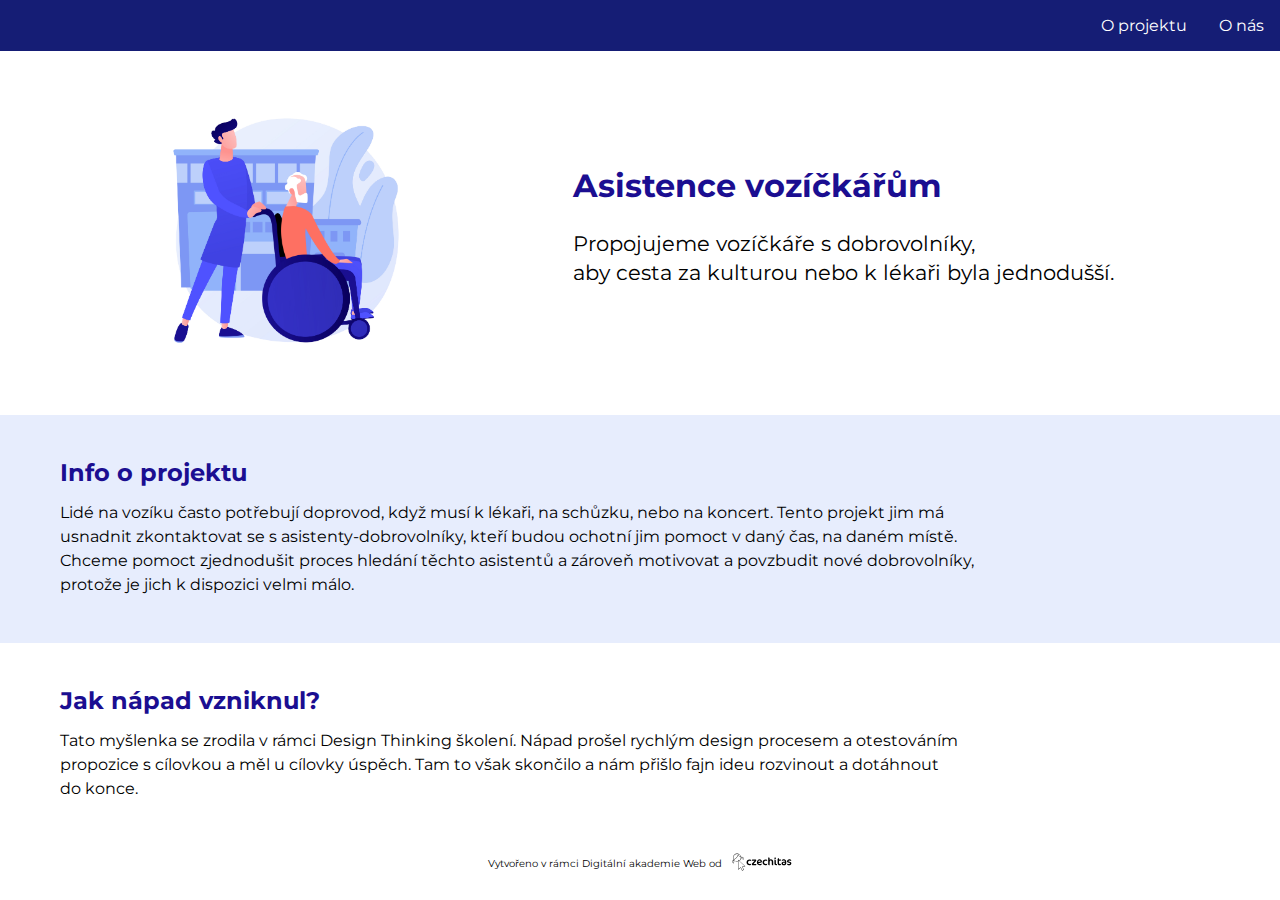
<file: index.html>
<!DOCTYPE html>
<html lang="cs">
  <head>
    <meta charset="UTF-8" />
    <meta http-equiv="X-UA-Compatible" content="IE=edge" />
    <meta name="viewport" content="width=device-width, initial-scale=1.0" />
    <title>Asistence vozíčkářům</title>
    <link rel="stylesheet" href="style.css" />
    <link rel="preconnect" href="https://fonts.gstatic.com" />
    <link
      href="https://fonts.googleapis.com/css2?family=Montserrat:wght@400;700&display=swap"
      rel="stylesheet"
    />

    <script src="index.js" defer></script>
  </head>
  <body>
    <header>
      <div class="nav">
        <div class="nav__menu">
          <div><a class="menu__item" href="#">O projektu</a></div>
          <div class="menu__item hamburger">
            O nás
            <div class="hamburger__content">
              <span><a class="hamburger__item" href="sona.html">Soňa</a></span>
              <span
                ><a class="hamburger__item" href="tamara.html">Tamara</a></span
              >
            </div>
          </div>
        </div>
      </div>
    </header>

    <main>
      <div class="container container-intro">
        <div class="container__image">
          <img src="img/wheelchair.jpg" alt="" />
        </div>

        <div class="container__content">
          <h1 class="content__header header--intro">Asistence vozíčkářům</h1>
          <p class="content__text container-intro-description">
            Propojujeme vozíčkáře s dobrovolníky,
            <br />
            aby cesta za kulturou nebo k lékaři byla jednodušší.
          </p>
        </div>
      </div>

      <div class="container container-info">
        <div class="container__content">
          <h2 class="content__header">Info o projektu</h2>
          <p class="content__text">
            Lidé na vozíku často potřebují doprovod, když musí k lékaři, na
            schůzku, nebo na koncert. Tento projekt jim má usnadnit zkontaktovat
            se s asistenty-dobrovolníky, kteří budou ochotní jim pomoct v daný
            čas, na daném místě. Chceme pomoct zjednodušit proces hledání těchto
            asistentů a zároveň motivovat a povzbudit nové dobrovolníky, protože
            je jich k dispozici velmi málo.
          </p>
        </div>
      </div>

      <div class="container">
        <div class="container__content">
          <h2 class="content__header">Jak nápad vzniknul?</h2>
          <p class="content__text">
            Tato myšlenka se zrodila v rámci Design Thinking školení. Nápad
            prošel rychlým design procesem a otestováním propozice s cílovkou a
            měl u cílovky úspěch. Tam to však skončilo a nám přišlo fajn ideu
            rozvinout a dotáhnout do konce.
          </p>
        </div>
      </div>
    </main>

    <footer>
      <div class="container-footer">
        <p class="footer__content">
          Vytvořeno v rámci Digitální akademie Web od
        </p>
        <a href="https://www.czechitas.cz/cs/co-delame/digitalni-akademie"
          ><svg viewBox="0 0 196.109 58.678">
            <path
              class="lco1"
              d="M4.01,24.23c0.49,0.68,1.37,1.2,1.62,1.92c0.25,0.71,0.3,1.38,0.28,2.08c-0.06,1.59-0.72,3.1-1.85,4.28
    c-1.04-1.26-1.59-2.81-1.54-4.4C2.57,26.68,3.09,25.34,4.01,24.23 M4.21,22.38c-1.69,1.4-2.78,3.41-2.86,5.68
    c-0.08,2.36,0.94,4.53,2.65,6.06h0c1.81-1.41,2.99-3.49,3.07-5.86c0.03-0.96,0-2.1-0.42-2.76C6.23,24.85,4.88,23.55,4.21,22.38
    L4.21,22.38z"
            ></path>
            <path
              class="lco1"
              d="M36.75,14.93c-1.51-1.64-3.65-2.6-5.75-2.47l-0.12,0c0.26,1.33,0.1,3.1,0.19,3.98
    c0.08,0.88,0.82,1.65,1.46,2.35c1.51,1.65,3.6,2.47,5.75,2.47c0.13,0,0.26,0,0.39-0.01C38.97,18.98,38.35,16.67,36.75,14.93z
    M33.39,18.01c-0.47-0.51-0.99-1.05-1.13-1.75c-0.15-0.7,0.06-1.69-0.02-2.53c1.42,0.25,2.69,0.93,3.65,1.98
    c1.07,1.17,1.66,2.72,1.69,4.35C35.94,19.9,34.48,19.19,33.39,18.01z"
            ></path>
            <g>
              <path
                class="lco2"
                d="M43.66,43.54L24.3,25.94l-0.71-0.65l-0.17-0.15l-0.66-0.6l-2.72-2.47v3.66v1.02v0.11v1.1v27.1l8.23-6.91
    l4.78,9.76l5.98-3.24l-4.7-9.17L43.66,43.54z M37.53,54.21l-4.02,2.19l-4.89-9.99l-7.51,6.31V27.61v-1.09v-0.15v-1.02v-0.83
    l0.62,0.56l0.71,0.65l0.14,0.13l0.76,0.69l18.01,16.37l-8.7,1.81L37.53,54.21z"
              ></path>
            </g>
            <path
              class="lco2"
              d="M62.63,27.09h-0.17c-0.32-0.58-0.93-1.05-1.82-1.4c-0.89-0.36-1.97-0.54-3.23-0.54c-1.36,0-2.55,0.49-3.56,1.45
    c-1.02,0.97-1.52,2.13-1.52,3.49c0,1.71,0.47,3.08,1.4,4.13c0.93,1.05,2.18,1.58,3.75,1.58c2.4,0,4.03-0.58,4.91-1.73h0.17v2.15
    c0,1.13-0.51,2.06-1.52,2.78c-1.01,0.73-2.35,1.09-4.01,1.09c-2.61,0-4.85-0.89-6.73-2.68c-1.88-1.79-2.82-3.99-2.82-6.62
    c0-2.77,0.91-5.11,2.73-7.02c1.82-1.91,4.26-2.87,7.33-2.87c1.48,0,2.69,0.39,3.65,1.16c0.96,0.77,1.43,1.72,1.43,2.85V27.09z"
            ></path>
            <path
              class="lco2"
              d="M79.52,37.57c0,0.55-0.25,1.05-0.74,1.5c-0.5,0.45-1.04,0.68-1.64,0.68h-9.09c-1.04,0-1.83-0.22-2.37-0.66
    c-0.54-0.44-0.81-1.04-0.81-1.8c0-1.38,0.94-3.09,2.84-5.12l4.7-5.12c0.81-0.92,1.34-1.62,1.59-2.1h-9.16v-1.42
    c0-0.71,0.26-1.3,0.79-1.76c0.53-0.46,1.29-0.69,2.28-0.69h8.47c0.99,0,1.72,0.24,2.2,0.73c0.47,0.49,0.71,1.04,0.71,1.66
    c0,1.57-0.79,3.22-2.39,4.95l-4.67,5.05c-0.83,0.92-1.42,1.69-1.76,2.32h9.06V37.57z"
            ></path>
            <path
              class="lco2"
              d="M97.88,27.89c0,1.68-0.67,2.86-2.02,3.53c-1.35,0.67-3.59,1-6.73,1h-3.04c0.16,1.15,0.73,2.08,1.69,2.78
    c0.97,0.7,2.14,1.05,3.53,1.05c2.54,0,4.44-0.59,5.71-1.76h0.17v1.45c0,2.81-2.25,4.22-6.74,4.22c-2.42,0-4.55-0.88-6.4-2.63
    c-1.84-1.75-2.77-4-2.77-6.74c0-3.07,0.85-5.52,2.54-7.37c1.69-1.84,3.89-2.77,6.59-2.77c2.03,0,3.78,0.67,5.26,2.01
    C97.14,24,97.88,25.74,97.88,27.89z M93.52,27.33c0-0.92-0.31-1.62-0.93-2.09c-0.62-0.47-1.49-0.71-2.59-0.71
    c-1.11,0-2.02,0.39-2.75,1.16c-0.73,0.77-1.11,1.71-1.16,2.82l-0.03,0.62h2.08c2.14,0,3.58-0.13,4.3-0.4
    C93.16,28.47,93.52,28,93.52,27.33z"
            ></path>
            <path
              class="lco2"
              d="M115.07,27.09h-0.17c-0.32-0.58-0.93-1.05-1.81-1.4c-0.89-0.36-1.97-0.54-3.23-0.54
    c-1.36,0-2.55,0.49-3.56,1.45c-1.01,0.97-1.52,2.13-1.52,3.49c0,1.71,0.47,3.08,1.4,4.13c0.93,1.05,2.18,1.58,3.75,1.58
    c2.4,0,4.03-0.58,4.91-1.73H115v2.15c0,1.13-0.51,2.06-1.52,2.78c-1.01,0.73-2.35,1.09-4.01,1.09c-2.6,0-4.85-0.89-6.72-2.68
    c-1.88-1.79-2.82-3.99-2.82-6.62c0-2.77,0.91-5.11,2.73-7.02c1.82-1.91,4.27-2.87,7.33-2.87c1.47,0,2.69,0.39,3.65,1.16
    c0.95,0.77,1.43,1.72,1.43,2.85V27.09z"
            ></path>
            <path
              class="lco2"
              d="M134.75,39.75h-1.52c-0.97,0-1.74-0.27-2.3-0.81c-0.57-0.54-0.85-1.31-0.85-2.3v-7.61
    c0-1.45-0.34-2.52-1.02-3.22c-0.68-0.69-1.57-1.04-2.68-1.04c-0.88,0-1.66,0.36-2.34,1.07c-0.68,0.71-1.02,1.82-1.02,3.32v10.58
    h-1.52c-2.12,0-3.18-1.04-3.18-3.11V14.85h1.45c1.06,0,1.87,0.27,2.44,0.81c0.56,0.54,0.85,1.26,0.85,2.16v5.33
    c0.39-0.64,0.96-1.22,1.71-1.73c0.75-0.51,1.53-0.76,2.33-0.76c2.42,0,4.3,0.71,5.64,2.11c1.34,1.4,2.01,3.42,2.01,6.05V39.75z"
            ></path>
            <g>
              <path
                class="lco1"
                d="M142.97,15.13c0.54,0.53,0.81,1.16,0.81,1.9c0,0.74-0.27,1.38-0.81,1.92c-0.54,0.54-1.18,0.81-1.92,0.81
    c-0.74,0-1.37-0.27-1.9-0.81c-0.53-0.54-0.8-1.18-0.8-1.92c0-0.74,0.27-1.37,0.8-1.9c0.53-0.53,1.16-0.8,1.9-0.8
    C141.79,14.33,142.43,14.6,142.97,15.13z M147.1,37.12c0,0.99-0.21,1.71-0.64,2.15c-0.43,0.44-1.14,0.66-2.13,0.66
    c-1.8,0-3.18-0.5-4.13-1.49c-0.96-0.99-1.43-2.43-1.43-4.32V21.49h1.31c2.21,0,3.32,1.15,3.32,3.46v8.71
    c0,0.92,0.21,1.56,0.64,1.92c0.43,0.36,1.16,0.53,2.2,0.53h0.86V37.12z"
              ></path>
            </g>
            <g>
              <path
                class="lco1"
                d="M149.07,21.84c0-0.88,0.09-1.56,0.28-2.04c0.19-0.49,0.54-1.04,1.07-1.66c0.74-0.85,1.46-1.28,2.18-1.28h1.07
    v4.22h6.47v1.9c0,0.55-0.24,1.06-0.73,1.52c-0.49,0.46-1.16,0.69-2.04,0.69h-3.7v7.3c0,2.24,0.98,3.36,2.94,3.36
    c1.52,0,2.64-0.22,3.35-0.66h0.18v1.66c0,0.97-0.35,1.73-1.06,2.28c-0.7,0.55-1.71,0.83-3.03,0.83c-2.31,0-4.05-0.6-5.22-1.8
    c-1.18-1.2-1.76-2.91-1.76-5.12V21.84z"
              ></path>
            </g>
            <path
              class="lco2"
              d="M177.38,33.39c0,1.96-0.66,3.56-1.97,4.81c-1.31,1.25-3.01,1.87-5.08,1.87h-0.93c-2.19,0-3.98-0.55-5.38-1.66
    c-1.4-1.11-2.09-2.53-2.09-4.25c0-1.8,0.73-3.22,2.2-4.27c1.46-1.05,3.82-1.57,7.07-1.57h1.63v-0.24c0-1.29-0.31-2.19-0.93-2.68
    c-0.62-0.5-1.65-0.74-3.08-0.74c-1.5,0-2.75,0.22-3.75,0.66c-1,0.44-1.72,0.93-2.16,1.49h-0.17v-1.49c0-1.2,0.56-2.26,1.69-3.18
    c1.13-0.92,2.82-1.38,5.09-1.38c1.11,0,2.11,0.14,3.01,0.41c0.9,0.28,1.72,0.72,2.47,1.33c0.75,0.61,1.34,1.48,1.76,2.61
    c0.42,1.13,0.64,2.46,0.64,4.01V33.39z M172.85,33.42v-1.8h-1.66c-1.68,0-2.86,0.19-3.53,0.57c-0.67,0.38-1,0.97-1,1.78
    c0,0.74,0.28,1.31,0.85,1.71c0.57,0.4,1.36,0.61,2.37,0.61C171.86,36.29,172.85,35.34,172.85,33.42z"
            ></path>
            <path
              class="lco2"
              d="M194.11,33.87c0,1.98-0.68,3.53-2.03,4.63c-1.35,1.11-3.27,1.66-5.75,1.66c-1.68,0-3.1-0.37-4.26-1.11
    c-1.15-0.74-1.73-1.59-1.73-2.56v-2.11h0.17c0.51,0.48,1.3,0.9,2.37,1.25c1.07,0.35,2.15,0.52,3.23,0.52c2.26,0,3.39-0.68,3.39-2.04
    c0-0.55-0.26-0.98-0.78-1.28c-0.52-0.3-1.55-0.55-3.1-0.76c-1.98-0.28-3.45-0.82-4.41-1.62c-0.96-0.81-1.43-1.91-1.43-3.32
    c0-1.8,0.74-3.33,2.21-4.58c1.48-1.26,3.38-1.89,5.7-1.89c1.94,0,3.41,0.4,4.43,1.21c1.01,0.81,1.52,1.73,1.52,2.77v1.76h-0.17
    c-0.48-0.51-1.22-0.92-2.21-1.25c-0.99-0.32-2.03-0.48-3.11-0.48c-2.49,0-3.73,0.69-3.73,2.07c0,0.49,0.23,0.85,0.71,1.09
    c0.47,0.24,1.48,0.49,3.03,0.74C192.13,29.22,194.11,30.99,194.11,33.87z"
            ></path>
            <path
              class="lco1"
              d="M29.75,13.15l-0.21-1.12C28.15,6.15,22.89,1.78,16.59,1.78C9.24,1.78,3.28,7.74,3.28,15.1
    c0,2.24,0.56,4.34,1.53,6.19l-0.01,0l0.06,0.11c0.03,0.06,0.07,0.11,0.1,0.17l0.45,0.73c2.37,3.67,6.49,6.11,11.18,6.11
    c1.19,0,2.34-0.17,3.44-0.46v-1.1v-0.11c-1.09,0.32-2.24,0.5-3.44,0.5c-4.2,0-7.91-2.14-10.09-5.39c2.42-1.04,4.82-2.62,6.95-4.58
    c2.82-2.59,4.95-5.56,6.16-8.6l0.35-0.87l0.63,0.7c1.09,1.2,2.4,2.26,3.78,3.04c1.38,0.79,2.81,1.28,4.18,1.48
    c0.12,0.68,0.19,1.37,0.19,2.08c0,4.17-2.11,7.85-5.32,10.04l0.17,0.15l0.71,0.65c3.39-2.41,5.61-6.37,5.61-10.84
    C29.91,14.43,29.84,13.78,29.75,13.15z M12.68,16.42c-2.09,1.92-4.42,3.44-6.78,4.43c-0.93-1.71-1.45-3.67-1.45-5.75
    c0-6.7,5.45-12.15,12.15-12.15c1,0,1.96,0.13,2.89,0.36C19.68,7.34,17.09,12.38,12.68,16.42z M24.94,10.54
    c-1.72-0.98-3.45-2.6-4.59-4.2c0.17-0.84,0.3-1.9,0.3-2.68c3.69,1.31,6.56,4.35,7.63,8.15C27.18,11.59,26.06,11.17,24.94,10.54z"
            ></path>
          </svg>
        </a>
      </div>
    </footer>
  </body>
</html>
</file>
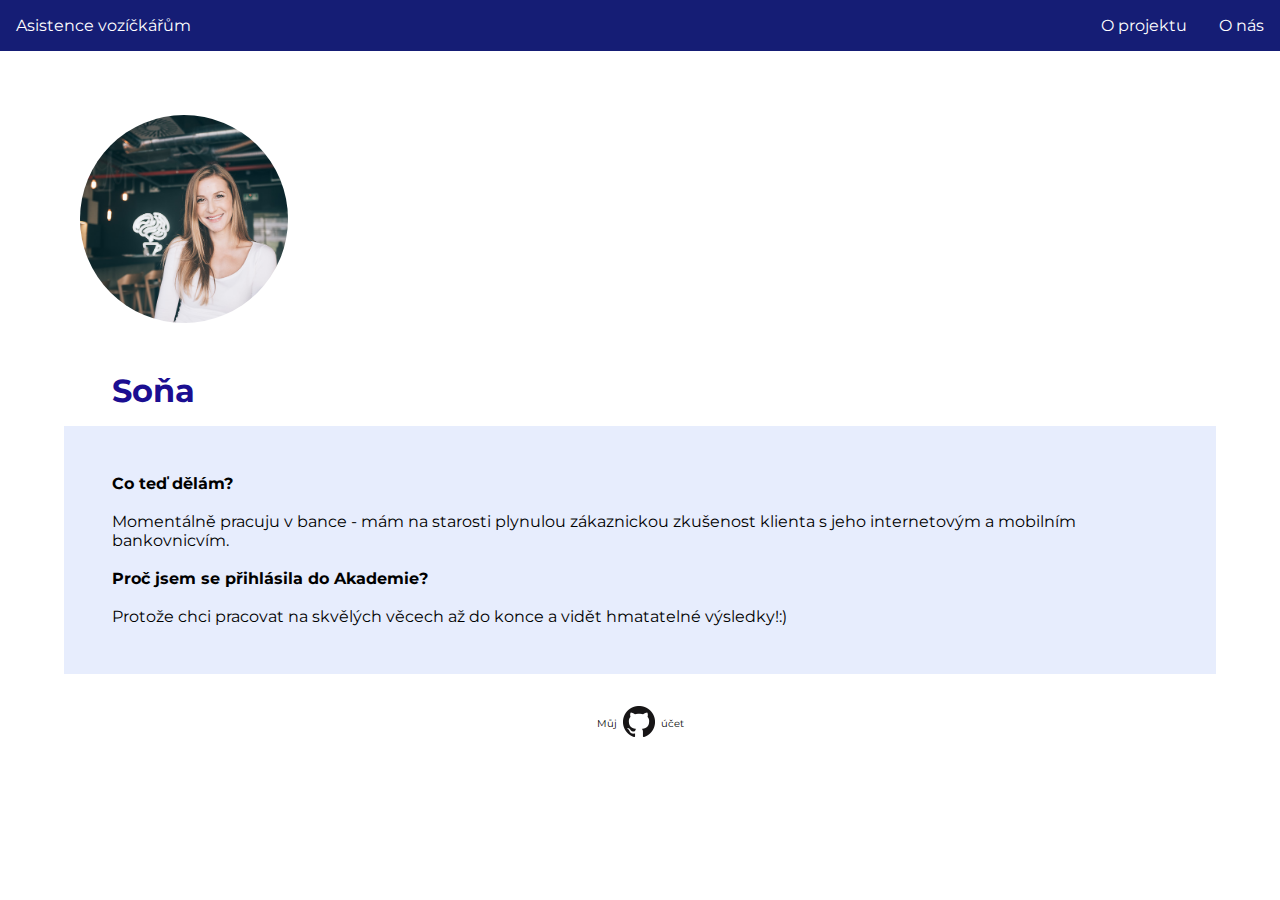
<file: sona.html>
<!DOCTYPE html>
<html lang="cs">
  <head>
    <meta charset="UTF-8" />
    <meta http-equiv="X-UA-Compatible" content="IE=edge" />
    <meta name="viewport" content="width=device-width, initial-scale=1.0" />
    <title>O nás - Soňa</title>
    <link rel="stylesheet" href="style.css" />
    <link rel="preconnect" href="https://fonts.gstatic.com" />
    <link
      href="https://fonts.googleapis.com/css2?family=Montserrat:wght@400;700&display=swap"
      rel="stylesheet"
    />
    <script src="index.js" defer></script>
  </head>

  <body>
    <header>
      <div class="nav nav-profile">
        <div class="nav__logo">Asistence vozíčkářům</div>
        <div class="nav__menu">

          <div><a class="menu__item" href="/index.html">O projektu</a></div>
          <div class="menu__item hamburger">
            O nás
            <div class="hamburger__content">
              <span><a class="hamburger__item" href="sona.html">Soňa</a></span>
              <span
                ><a class="hamburger__item" href="tamara.html">Tamara</a></span
              >
            </div>
          </div>
        </div>
      </div>
    </header>

    <main>
    <div class="container__profile">
      <img class= profile__pic src="img/sona.jpg" alt="sona">
      <div class="profile__description"> 
         <h1 class="profile__header">Soňa</h1>
         <p class="profile__content">
          <span><strong>Co teď dělám?</strong></span>
          <br>
          <br>
          Momentálně pracuju v bance - mám na starosti plynulou zákaznickou zkušenost klienta s jeho internetovým a mobilním bankovnicvím.
          <br>
         <br>
         <span><strong>Proč jsem se přihlásila do Akademie?</strong></span>
         <br>
         <br>
         Protože chci pracovat na skvělých věcech až do konce a vidět hmatatelné výsledky!:)
        </div>
      
    </div>
    </main>

    <footer>
      <div class="container-footer">
        <p class="footer__content">
          Můj &nbsp 
        </p>
        <a href="https://github.com/sonaouzka"
            ><img src="img/github.jpg" alt="github">
          </a>
          &nbsp účet
      </div>
    </footer>

    <footer></footer>
  </body>
</html>
</file>
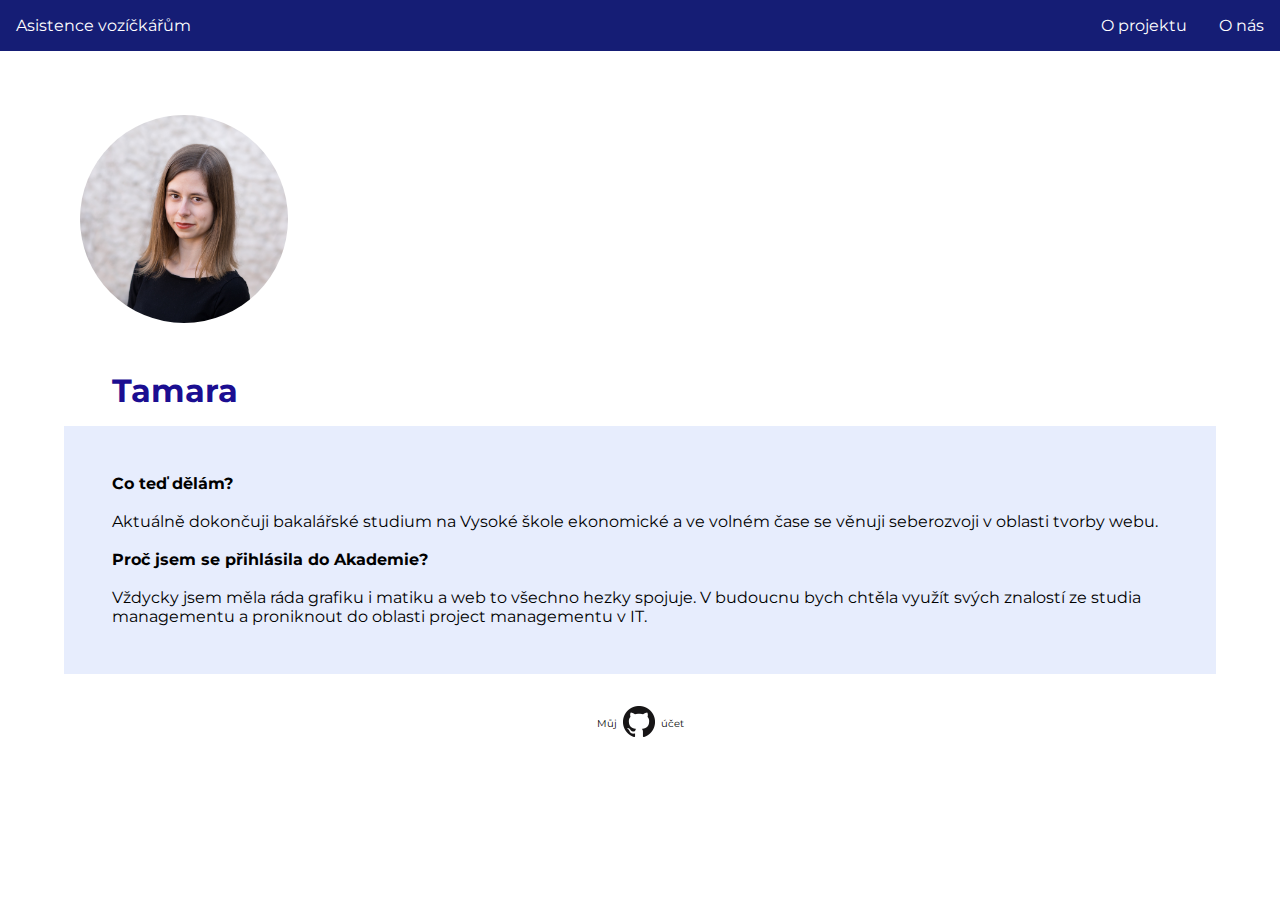
<file: tamara.html>
<!DOCTYPE html>
<html lang="cs">
  <head>
    <meta charset="UTF-8" />
    <meta http-equiv="X-UA-Compatible" content="IE=edge" />
    <meta name="viewport" content="width=device-width, initial-scale=1.0" />
    <title>O nás - Tamara</title>
    <link rel="stylesheet" href="style.css" />
    <link rel="preconnect" href="https://fonts.gstatic.com" />
    <link
      href="https://fonts.googleapis.com/css2?family=Montserrat:wght@400;700&display=swap"
      rel="stylesheet"
    />

    <script src="index.js" defer></script>
  </head>

  <body>
    <header>
      <div class="nav nav-profile">
        <div class="nav__logo">Asistence vozíčkářům</div>
        <div class="nav__menu">

          <div><a class="menu__item" href="/index.html">O projektu</a></div>
          <div class="menu__item hamburger">
            O nás
            <div class="hamburger__content">
              <span><a class="hamburger__item" href="sona.html">Soňa</a></span>
              <span
                ><a class="hamburger__item" href="tamara.html">Tamara</a></span
              >
            </div>
          </div>
        </div>
      </div>
    </header>

    <main>
      <div class="container__profile">
        <img class= profile__pic src="img/tamara.jpg" alt="Fotka Tamary">
        <div class="profile__description"> 
           <h1 class="profile__header">Tamara</h1>
           <p class="profile__content">
            <span><strong>Co teď dělám?</strong></span>
            <br>
            <br>
           Aktuálně dokončuji bakalářské studium na Vysoké škole ekonomické a ve volném čase se věnuji seberozvoji v oblasti tvorby webu. 
           <br>
           <br>
           <span><strong>Proč jsem se přihlásila do Akademie?</strong></span>
           <br>
           <br>
           Vždycky jsem měla ráda grafiku i matiku a web to všechno hezky spojuje. V budoucnu bych chtěla využít svých znalostí ze studia managementu a proniknout do oblasti project managementu v IT.
          </div>
          
      </div>
      </main>

    <footer>
      <div class="container-footer">
        <p class="footer__content">
          Můj &nbsp 
        </p>
        <a href="https://github.com/TamaraMlyn"
            ><img src="img/github.jpg" alt="github">
          </a>
          &nbsp účet
      </div>
    </footer>
  </body>
</html>
</file>
<file: style.css>
* {
  box-sizing: border-box;
}

body {
  font-family: 'Montserrat', sans-serif;
  margin: 0;
}

/* ------- top-navigation ------- */

.nav {
  background-color: #151D75;
  color: white;
  display: flex;
  justify-content: flex-end;
  align-items: center;
  font-family: 'Montserrat', sans-serif;
  padding-left: 1rem;
}

.nav__menu {
  display: flex;
  flex-direction: row;
}

.nav__logo {
  display: none;
}

.menu__item {
  display: flex;
  padding: 1rem;
  cursor: pointer;
}


a {
  text-decoration: none;
  color: white;
}

.menu__item:hover {
  color: #151D75;
  background-color: white;
  border-bottom: 1px solid #fe7062;
}

.hamburger {
  position: relative;
}

.hamburger__content {
  display: none;
  left: 0;
  top: 50px;
  width: inherit;
  position: absolute;
}

.hamburger__item {
  display: block;
  background-color: #e7edfd;
  color: #151D75;
  padding: 0.5rem;
}



.hamburger__item:hover {
  background-color: #fe7062;
}

.active {
  display: block;
}

/* -------- main-page --------- */

.container {
  min-height: 200px;
  padding: 30px;
}

.content__header {
  font-family: 'Montserrat', sans-serif;
  font-weight: 700;
  color: #1b0e91;
  margin: 16px 0;
}

.container__image {
  max-width: 300px;
}

img {
  width: 100%;
  justify-content: center;
}

.container-intro {
  display: flex;
  flex-wrap: wrap;
  justify-content: space-evenly;
  align-items: center;
}

.container-info {
  background-color: #e7edfd;
}

.header--intro {
  margin-bottom: 32px;
}

.content__text {
  line-height: 1.5rem;
}

.container-intro-description {
  font-size: 1.3rem;
  line-height: 1.8rem;
}
/* ------- footer -------- */

.container-footer {
  display: none;
}

.container-footer {
  display: flex;
  justify-content: center;
  align-items: center;
}

footer {
  margin: 0 auto;
  width: 100%;
  font-size: 10px;
}

svg {
  width: 60px;
  margin-left: 10px;
}

/* -------- profile-page --------- */

.container__profile {
  display: flex;
  flex-direction: row;
  flex-wrap: wrap;
}

.profile__description {
  margin-top: 2rem;
  display: flex;
  flex-direction: column;
  padding: 1rem 4rem;
}

.profile__header {
  text-align: left;
  font-family: 'Montserrat', sans-serif;
  font-weight: 700;
  color: #1b0e91;
  margin: 0;
  padding-left: 3rem;
}

.profile__content {
  background-color: #e7edfd;
  padding: 3rem;
  min-height: 200px;
}

.profile__pic {
  margin: 0 auto;
  margin-top: 4rem;
  border-radius: 50%;
  height: 13rem;
  width: 13rem;
  object-fit: cover;
}

/* ------ responsivity ----- */

@media (min-width: 400px) {
  .nav__logo {
    display: inline;
  }

  .nav-profile {
    justify-content: space-between;
  }
}

@media (min-width: 768px) {
  .container {
    display: flex;
  }

  .container-intro {
    flex-wrap: nowrap;
  }

  .container__content {
    margin: 0 30px;
    max-width: 950px;
    line-height: 1.5rem;
  }

  .profile__pic {
    margin-left: 5rem;
  }
}
</file>
